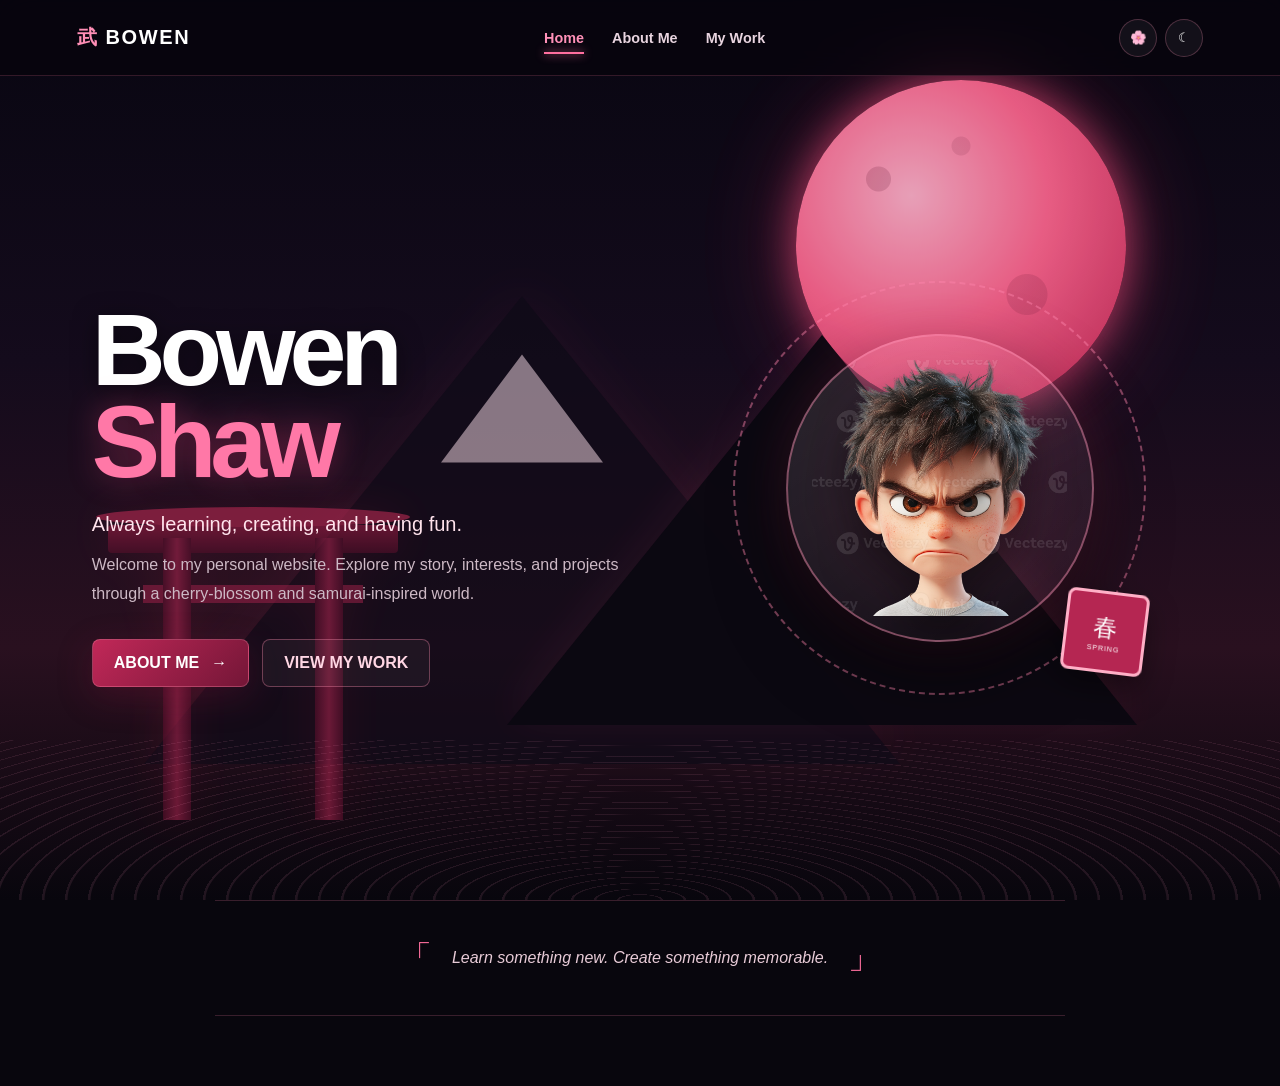
<file: index.html>
<!DOCTYPE html>
<html lang="en">

<head>
    <meta charset="UTF-8">
    <meta name="viewport" content="width=device-width, initial-scale=1.0">

    <title>Bowen Shaw</title>

    <link rel="stylesheet" href="css/style.css">
</head>

<body>

    <!-- Animated background -->
    <div class="background">
        <div class="moon"></div>

        <div class="mountain mountain-back"></div>
        <div class="mountain mountain-front"></div>

        <div class="torii">
            <div class="torii-top"></div>
            <div class="torii-middle"></div>
            <div class="torii-post left"></div>
            <div class="torii-post right"></div>
        </div>

        <div class="water"></div>
    </div>

    <!-- Falling cherry blossoms -->
    <div id="petals" aria-hidden="true"></div>


    <!-- Navigation -->
    <nav class="navbar">

        <a href="index.html" class="logo">
            武 <span>BOWEN</span>
        </a>

        <div class="nav-links">

            <a class="active" href="index.html">
                Home
            </a>

            <a href="about.html">
                About Me
            </a>

            <a href="work.html">
                My Work
            </a>

        </div>

        <div class="nav-buttons">

            <button id="petalButton" title="Toggle petals">
                🌸
            </button>

            <button id="themeButton" title="Toggle theme">
                ☾
            </button>

        </div>

    </nav>


    <!-- Hero -->
    <main class="hero">

        <div class="hero-text">

            <p class="eyebrow">
              
            </p>

            <h1>
                Bowen
                <span>Shaw</span>
            </h1>

            <p class="tagline">
                Always learning, creating, and having fun.
            </p>

            <p class="description">
                Welcome to my personal website.
                Explore my story, interests, and projects
                through a cherry-blossom and samurai-inspired world.
            </p>

            <div class="hero-buttons">

                <a href="about.html" class="main-button">
                    ABOUT ME
                    <span>→</span>
                </a>

                <a href="work.html" class="secondary-button">
                    VIEW MY WORK
                </a>

            </div>

        </div>


        <!-- Avatar -->
        <div class="avatar-area">

            <div class="sakura-ring"></div>

            <div class="avatar-card">

                <div class="avatar-glow"></div>

                <img
                    src="images/bowen_avatar.webp"
                    alt="Bowen Shaw avatar"
                >

            </div>

            <div class="japanese-seal">
                春
                <small>SPRING</small>
            </div>

        </div>

    </main>


    <!-- Quote -->
    <section class="quote">

        <span>「</span>

        <p>
            Learn something new. Create something memorable.
        </p>

        <span>」</span>

    </section>


    <script src="js/script.js"></script>

</body>
</html>
</file>
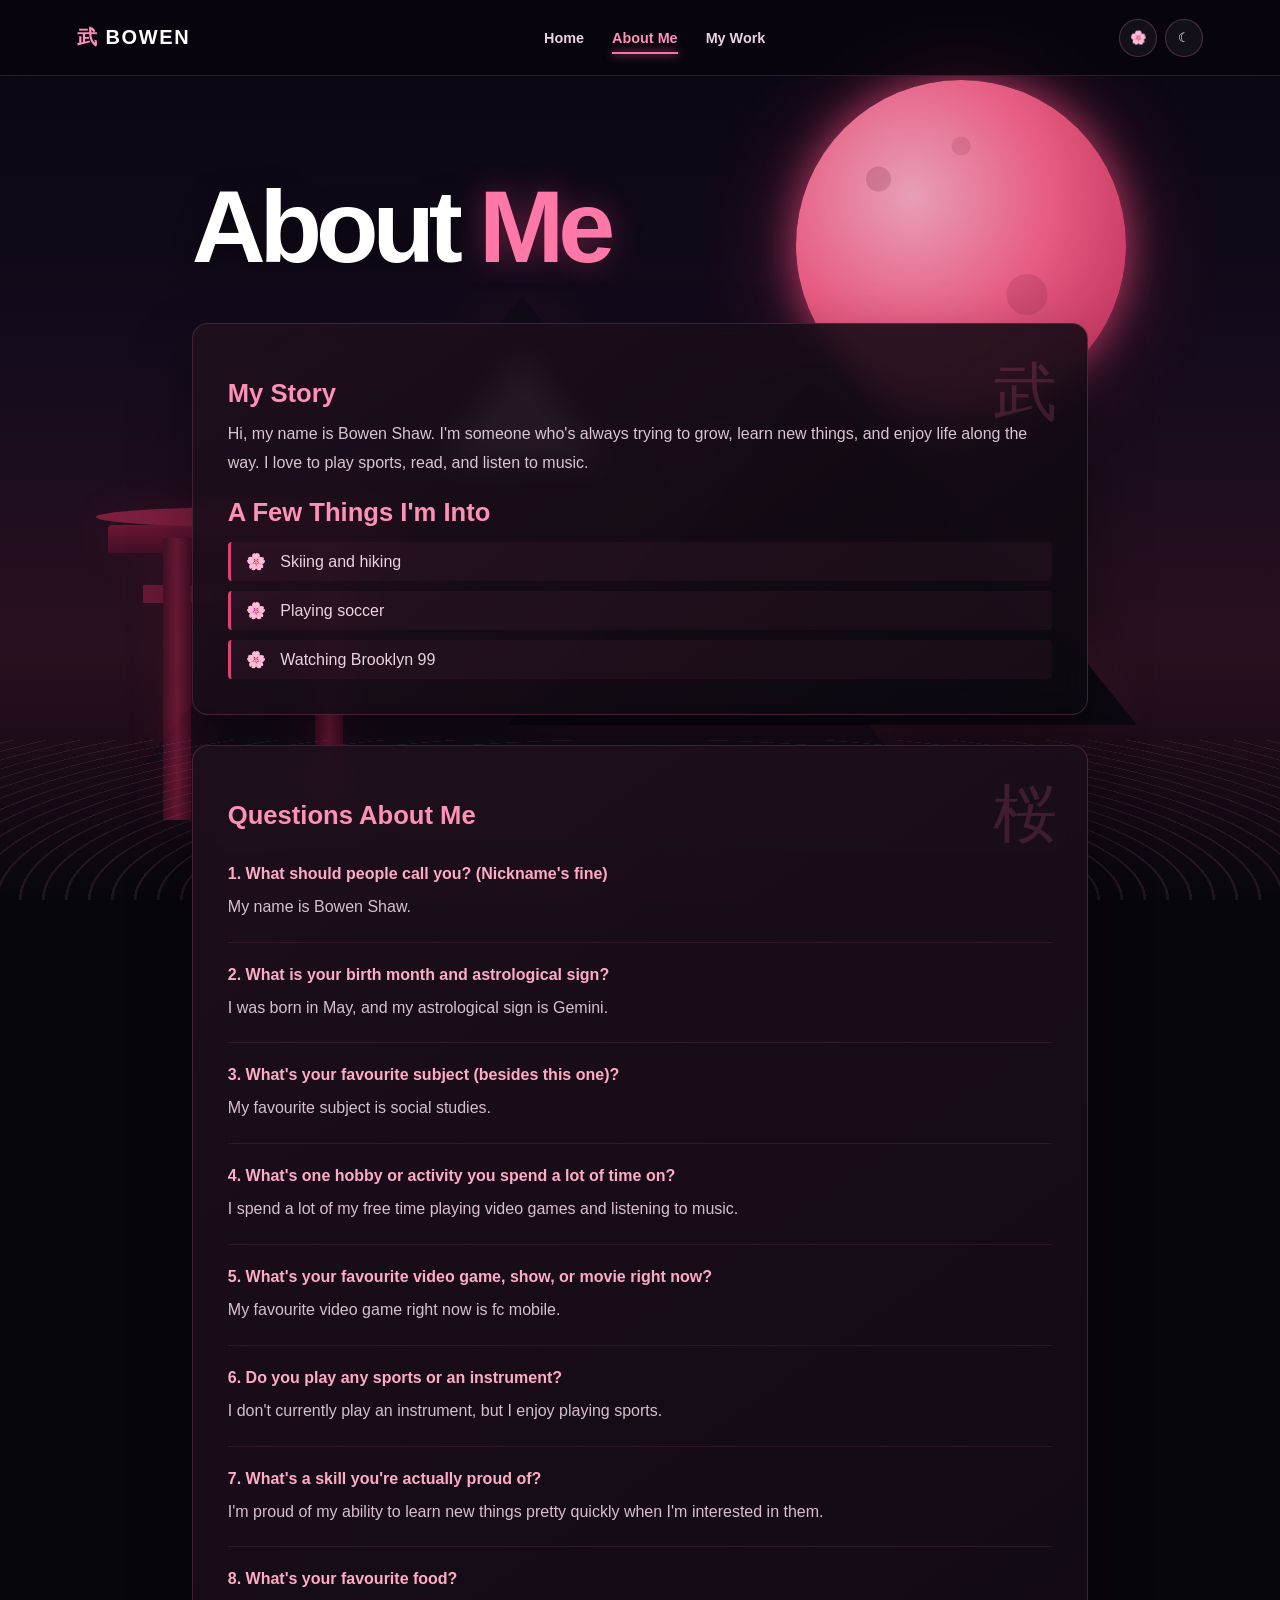
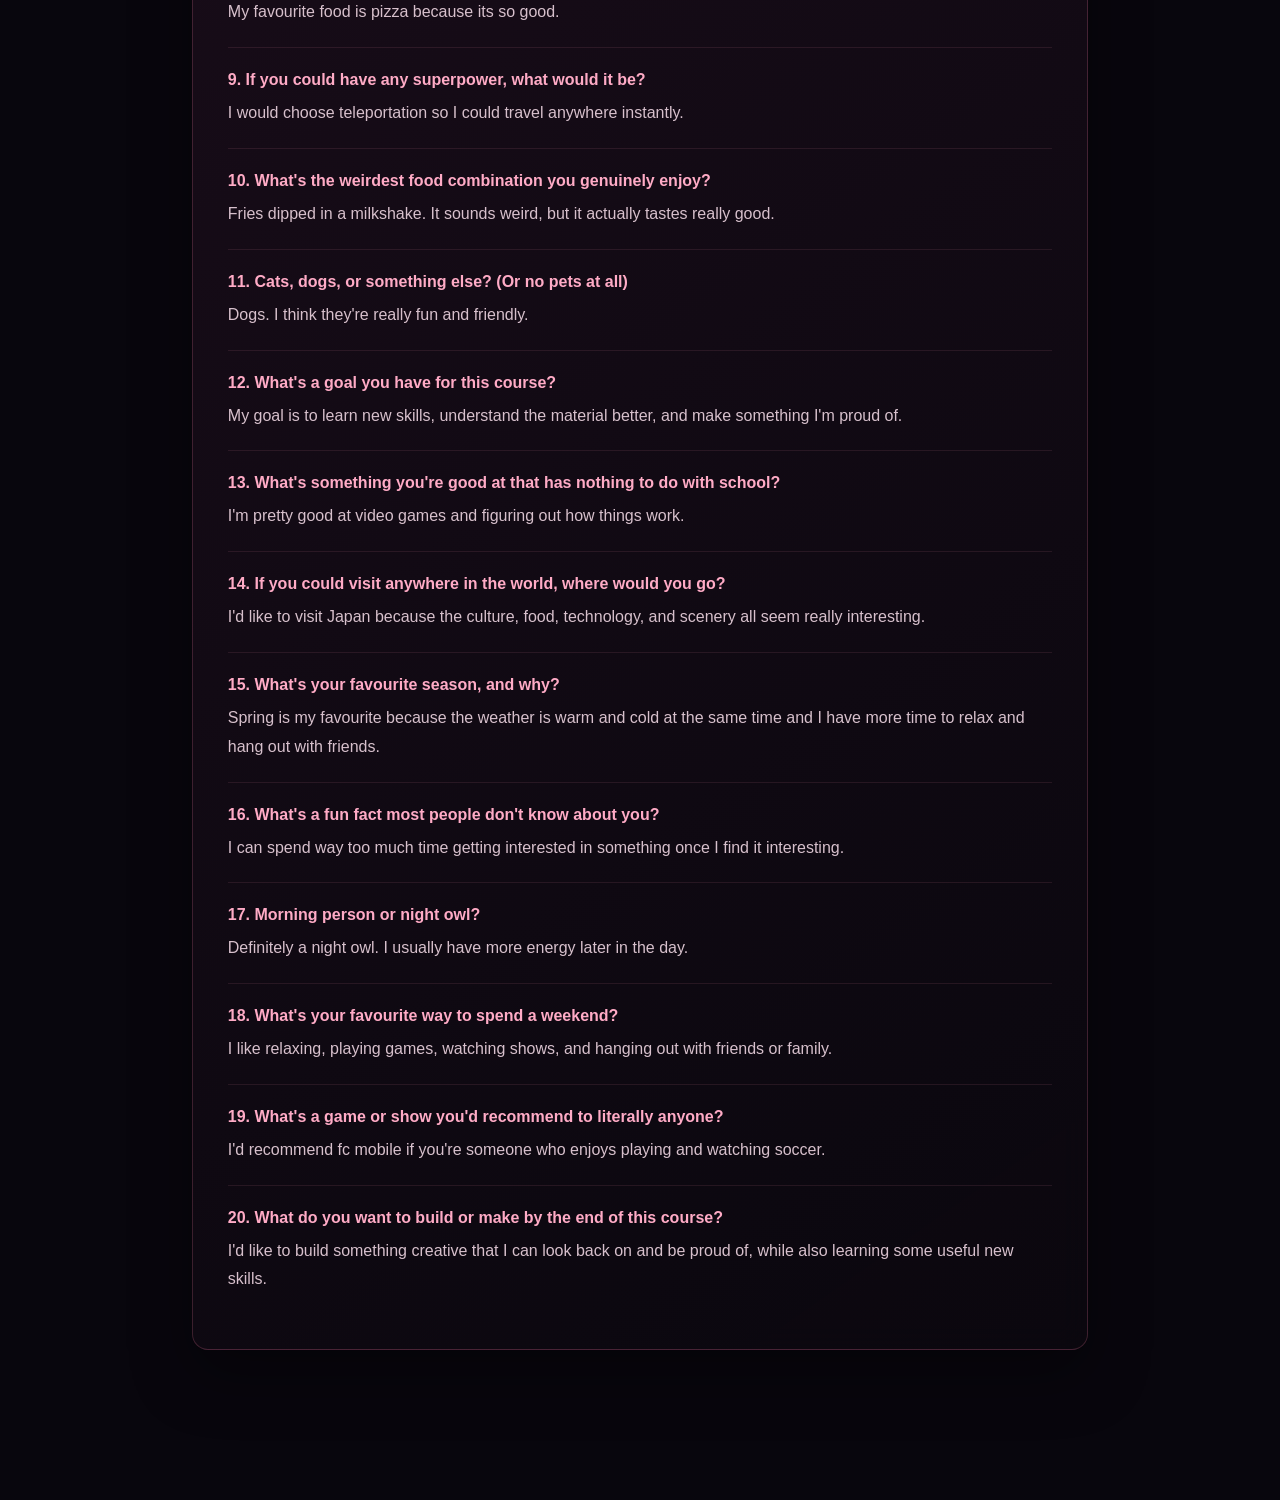
<file: about.html>
<!DOCTYPE html>
<html lang="en">

<head>

    <meta charset="UTF-8">

    <meta
        name="viewport"
        content="width=device-width, initial-scale=1.0"
    >

    <title>About Me | Bowen Shaw</title>

    <link rel="stylesheet" href="css/style.css">

</head>

<body>

    <!-- Animated background -->
    <div class="background">

        <div class="moon"></div>

        <div class="mountain mountain-back"></div>
        <div class="mountain mountain-front"></div>

        <div class="torii">
            <div class="torii-top"></div>
            <div class="torii-middle"></div>
            <div class="torii-post left"></div>
            <div class="torii-post right"></div>
        </div>

        <div class="water"></div>

    </div>


    <!-- Falling petals -->
    <div id="petals" aria-hidden="true"></div>


    <!-- Navigation -->
    <nav class="navbar">

        <a href="index.html" class="logo">
            武 <span>BOWEN</span>
        </a>

        <div class="nav-links">

            <a href="index.html">
                Home
            </a>

            <a class="active" href="about.html">
                About Me
            </a>

            <a href="work.html">
                My Work
            </a>

        </div>

        <div class="nav-buttons">

            <button id="petalButton" title="Toggle petals">
                🌸
            </button>

            <button id="themeButton" title="Toggle theme">
                ☾
            </button>

        </div>

    </nav>


    <main class="page-shell">

        <p class="eyebrow">
           
        </p>

        <h1>
            About <span>Me</span>
        </h1>


        <section class="content-card">

            <div class="card-symbol">
                武
            </div>

            <h2>
                My Story
            </h2>

            <p>
                Hi, my name is Bowen Shaw. I'm someone who's always trying to grow,
                learn new things, and enjoy life along the way. I love to play sports,
                read, and listen to music.
            </p>


            <h2>
                A Few Things I'm Into
            </h2>

            <ul class="sakura-list">

                <li>
                    Skiing and hiking
                </li>

                <li>
                    Playing soccer
                </li>

                <li>
                    Watching Brooklyn 99
                </li>

            </ul>

        </section>


        <section class="content-card questions">

            <div class="card-symbol">
                桜
            </div>

            <h2>
                Questions About Me
            </h2>


            <div class="question">

                <strong>
                    1. What should people call you? (Nickname's fine)
                </strong>

                <p>
                    My name is Bowen Shaw.
                </p>

            </div>


            <div class="question">

                <strong>
                    2. What is your birth month and astrological sign?
                </strong>

                <p>
                    I was born in May, and my astrological sign is Gemini.
                </p>

            </div>


            <div class="question">

                <strong>
                    3. What's your favourite subject (besides this one)?
                </strong>

                <p>
                    My favourite subject is social studies.
                </p>

            </div>


            <div class="question">

                <strong>
                    4. What's one hobby or activity you spend a lot of time on?
                </strong>

                <p>
                    I spend a lot of my free time playing video games and listening to music.
                </p>

            </div>


            <div class="question">

                <strong>
                    5. What's your favourite video game, show, or movie right now?
                </strong>

                <p>
                    My favourite video game right now is fc mobile.
                </p>

            </div>


            <div class="question">

                <strong>
                    6. Do you play any sports or an instrument?
                </strong>

                <p>
                    I don't currently play an instrument, but I enjoy playing sports.
                </p>

            </div>


            <div class="question">

                <strong>
                    7. What's a skill you're actually proud of?
                </strong>

                <p>
                    I'm proud of my ability to learn new things pretty quickly when I'm interested in them.
                </p>

            </div>


            <div class="question">

                <strong>
                    8. What's your favourite food?
                </strong>

                <p>
                    My favourite food is pizza because its so good.
                </p>

            </div>


            <div class="question">

                <strong>
                    9. If you could have any superpower, what would it be?
                </strong>

                <p>
                    I would choose teleportation so I could travel anywhere instantly.
                </p>

            </div>


            <div class="question">

                <strong>
                    10. What's the weirdest food combination you genuinely enjoy?
                </strong>

                <p>
                    Fries dipped in a milkshake. It sounds weird, but it actually tastes really good.
                </p>

            </div>


            <div class="question">

                <strong>
                    11. Cats, dogs, or something else? (Or no pets at all)
                </strong>

                <p>
                    Dogs. I think they're really fun and friendly.
                </p>

            </div>


            <div class="question">

                <strong>
                    12. What's a goal you have for this course?
                </strong>

                <p>
                    My goal is to learn new skills, understand the material better, and make something I'm proud of.
                </p>

            </div>


            <div class="question">

                <strong>
                    13. What's something you're good at that has nothing to do with school?
                </strong>

                <p>
                    I'm pretty good at video games and figuring out how things work.
                </p>

            </div>


            <div class="question">

                <strong>
                    14. If you could visit anywhere in the world, where would you go?
                </strong>

                <p>
                    I'd like to visit Japan because the culture, food, technology, and scenery all seem really interesting.
                </p>

            </div>


            <div class="question">

                <strong>
                    15. What's your favourite season, and why?
                </strong>

                <p>
                    Spring is my favourite because the weather is warm and cold at the same time and I have more time to relax and hang out with friends.
                </p>

            </div>


            <div class="question">

                <strong>
                    16. What's a fun fact most people don't know about you?
                </strong>

                <p>
                    I can spend way too much time getting interested in something once I find it interesting.
                </p>

            </div>


            <div class="question">

                <strong>
                    17. Morning person or night owl?
                </strong>

                <p>
                    Definitely a night owl. I usually have more energy later in the day.
                </p>

            </div>


            <div class="question">

                <strong>
                    18. What's your favourite way to spend a weekend?
                </strong>

                <p>
                    I like relaxing, playing games, watching shows, and hanging out with friends or family.
                </p>

            </div>


            <div class="question">

                <strong>
                    19. What's a game or show you'd recommend to literally anyone?
                </strong>

                <p>
                    I'd recommend fc mobile if you're someone who enjoys playing and watching soccer.
                </p>

            </div>


            <div class="question">

                <strong>
                    20. What do you want to build or make by the end of this course?
                </strong>

                <p>
                    I'd like to build something creative that I can look back on and be proud of, while also learning some useful new skills.
                </p>

            </div>

        </section>

    </main>


    <script src="js/script.js"></script>

</body>
</html>
</file>
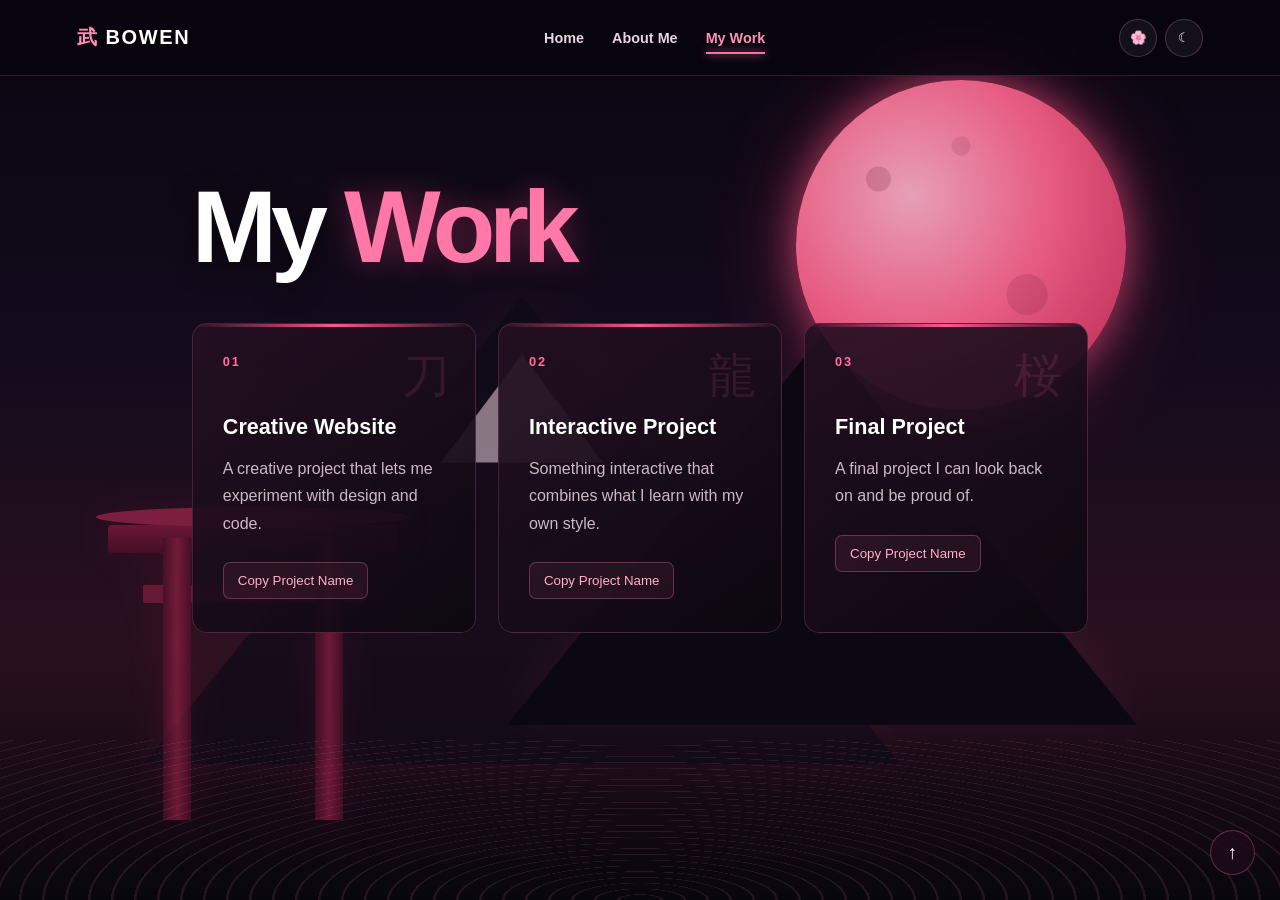
<file: work.html>
<!DOCTYPE html>
<html lang="en">

<head>

    <meta charset="UTF-8">

    <meta
        name="viewport"
        content="width=device-width, initial-scale=1.0"
    >

    <title>My Work | Bowen Shaw</title>

    <link rel="stylesheet" href="css/style.css">

</head>

<body>

    <!-- Animated background -->
    <div class="background">

        <div class="moon"></div>

        <div class="mountain mountain-back"></div>
        <div class="mountain mountain-front"></div>

        <div class="torii">
            <div class="torii-top"></div>
            <div class="torii-middle"></div>
            <div class="torii-post left"></div>
            <div class="torii-post right"></div>
        </div>

        <div class="water"></div>

    </div>


    <!-- Falling petals -->
    <div id="petals" aria-hidden="true"></div>


    <!-- Navigation -->
    <nav class="navbar">

        <a href="index.html" class="logo">
            武 <span>BOWEN</span>
        </a>

        <div class="nav-links">

            <a href="index.html">
                Home
            </a>

            <a href="about.html">
                About Me
            </a>

            <a class="active" href="work.html">
                My Work
            </a>

        </div>

        <div class="nav-buttons">

            <button id="petalButton" title="Toggle petals">
                🌸
            </button>

            <button id="themeButton" title="Toggle theme">
                ☾
            </button>

        </div>

    </nav>


    <main class="page-shell">

        <p class="eyebrow">
            
        </p>

        <h1>
            My <span>Work</span>
        </h1>


        <section class="work-grid">


            <article class="work-card">

                <div class="work-number">
                    01
                </div>

                <div class="work-icon">
                    刀
                </div>

                <h2>
                    Creative Website
                </h2>

                <p>
                    A creative project that lets me experiment with design and code.
                </p>

                <button class="copy-button" data-copy="Creative Website">
                    Copy Project Name
                </button>

            </article>


            <article class="work-card">

                <div class="work-number">
                    02
                </div>

                <div class="work-icon">
                    龍
                </div>

                <h2>
                    Interactive Project
                </h2>

                <p>
                    Something interactive that combines what I learn with my own style.
                </p>

                <button class="copy-button" data-copy="Interactive Project">
                    Copy Project Name
                </button>

            </article>


            <article class="work-card">

                <div class="work-number">
                    03
                </div>

                <div class="work-icon">
                    桜
                </div>

                <h2>
                    Final Project
                </h2>

                <p>
                    A final project I can look back on and be proud of.
                </p>

                <button class="copy-button" data-copy="Final Project">
                    Copy Project Name
                </button>

            </article>


        </section>

    </main>


    <button id="topButton" title="Back to top">
        ↑
    </button>


    <script src="js/script.js"></script>

</body>
</html>
</file>
<file: css/style.css>
/* =====================================================
   SAKURA RONIN
   BOWEN SHAW WEBSITE
   ===================================================== */


/* =========================
   RESET
   ========================= */

* {
    box-sizing: border-box;
    margin: 0;
    padding: 0;
}


html {
    scroll-behavior: smooth;
}


body {
    min-height: 100vh;

    font-family:
        "Trebuchet MS",
        Arial,
        sans-serif;

    color: #fff5fa;

    background:
        #08060d;

    overflow-x: hidden;
}


/* =========================
   JAPANESE BACKGROUND
   ========================= */

.background {
    position: fixed;

    inset: 0;

    overflow: hidden;

    pointer-events: none;

    z-index: -10;

    background:
        linear-gradient(
            180deg,
            #080611 0%,
            #140b1c 40%,
            #29101f 72%,
            #08060d 100%
        );
}


/* =========================
   RED MOON
   ========================= */

.moon {
    position: absolute;

    width: 330px;
    height: 330px;

    top: 80px;
    right: 12%;

    border-radius: 50%;

    background:
        radial-gradient(
            circle at 35% 35%,
            #ffb0c9 0%,
            #ff668f 45%,
            #c52655 100%
        );

    box-shadow:
        0 0 40px rgba(255, 82, 132, .7),
        0 0 100px rgba(255, 61, 117, .35);

    opacity: .9;
}


/* Moon texture */

.moon::after {
    content: "";

    position: absolute;

    inset: 0;

    border-radius: 50%;

    background:
        radial-gradient(
            circle at 25% 30%,
            rgba(100, 20, 50, .18) 0 12px,
            transparent 13px
        ),
        radial-gradient(
            circle at 70% 65%,
            rgba(100, 20, 50, .15) 0 20px,
            transparent 21px
        ),
        radial-gradient(
            circle at 50% 20%,
            rgba(100, 20, 50, .12) 0 9px,
            transparent 10px
        );
}


/* =========================
   MOUNTAINS
   ========================= */

.mountain {
    position: absolute;

    bottom: 110px;

    width: 0;
    height: 0;

    border-left: 420px solid transparent;
    border-right: 420px solid transparent;
    border-bottom: 520px solid #100b18;

    filter: drop-shadow(
        0 -10px 30px rgba(255, 86, 140, .08)
    );
}


.mountain-back {
    left: 8%;

    transform: scale(.9);

    opacity: .7;
}


.mountain-front {
    right: 3%;

    transform: scale(.75);

    border-bottom-color: #0b0811;

    opacity: .95;
}


/* Fuji snow */

.mountain-back::after {
    content: "";

    position: absolute;

    left: -90px;
    top: 65px;

    width: 0;
    height: 0;

    border-left: 90px solid transparent;
    border-right: 90px solid transparent;
    border-bottom: 120px solid rgba(255, 230, 239, .7);
}


/* =========================
   WATER
   ========================= */

.water {
    position: absolute;

    bottom: 0;
    left: 0;

    width: 100%;
    height: 160px;

    background:
        repeating-radial-gradient(
            ellipse at 50% 100%,
            transparent 0 20px,
            rgba(255, 150, 190, .13) 21px 23px
        );

    opacity: .8;
}


/* =========================
   TORII GATE
   ========================= */

.torii {
    position: absolute;

    bottom: 80px;
    left: 10%;

    width: 250px;
    height: 310px;

    opacity: .55;

    filter:
        drop-shadow(
            0 0 20px rgba(255, 45, 90, .15)
        );
}


.torii-top {
    position: absolute;

    top: 15px;
    left: -20px;

    width: 290px;
    height: 28px;

    background:
        linear-gradient(
            180deg,
            #a91e48,
            #5e102d
        );

    border-radius: 4px;
}


.torii-top::before {
    content: "";

    position: absolute;

    top: -18px;
    left: -12px;

    width: 314px;
    height: 20px;

    background: #c82c58;

    border-radius: 50%;
}


.torii-middle {
    position: absolute;

    top: 75px;
    left: 15px;

    width: 220px;
    height: 18px;

    background: #9e2048;
}


.torii-post {
    position: absolute;

    top: 28px;

    width: 28px;
    height: 282px;

    background:
        linear-gradient(
            90deg,
            #64102f,
            #b32652,
            #64102f
        );
}


.torii-post.left {
    left: 35px;
}


.torii-post.right {
    right: 35px;
}


/* =========================
   PETALS
   ========================= */

#petals {
    position: fixed;

    inset: 0;

    overflow: hidden;

    pointer-events: none;

    z-index: 50;
}


.petal {
    position: absolute;

    top: -30px;

    width: 14px;
    height: 10px;

    background:
        linear-gradient(
            135deg,
            #ffd1e1,
            #ff6f9f
        );

    border-radius:
        100% 0 100% 0;

    box-shadow:
        0 0 10px rgba(255, 135, 175, .65);

    animation:
        petalFall linear forwards;
}


@keyframes petalFall {

    0% {
        transform:
            translate3d(0, -40px, 0)
            rotate(0deg);

        opacity: 0;
    }

    10% {
        opacity: 1;
    }

    25% {
        transform:
            translate3d(70px, 25vh, 0)
            rotate(100deg);
    }

    50% {
        transform:
            translate3d(-80px, 50vh, 0)
            rotate(210deg);
    }

    75% {
        transform:
            translate3d(100px, 75vh, 0)
            rotate(290deg);
    }

    100% {
        transform:
            translate3d(-50px, 110vh, 0)
            rotate(420deg);

        opacity: 0;
    }
}


/* =========================
   NAVIGATION
   ========================= */

.navbar {
    position: relative;

    z-index: 100;

    width: 100%;

    min-height: 76px;

    padding:
        15px
        6%;

    display: flex;

    align-items: center;

    justify-content: space-between;

    gap: 25px;

    background:
        rgba(7, 5, 12, .75);

    border-bottom:
        1px solid
        rgba(255, 120, 165, .18);

    backdrop-filter:
        blur(18px);
}


.logo {
    color: #ff8fb6;

    text-decoration: none;

    font-size: 1.25rem;

    font-weight: 900;

    letter-spacing: .08em;

    white-space: nowrap;
}


.logo span {
    color: white;
}


.nav-links {
    display: flex;

    gap: 28px;

    align-items: center;
}


.nav-links a {
    position: relative;

    color: #e8d4df;

    text-decoration: none;

    font-size: .9rem;

    font-weight: 700;

    transition: .25s ease;
}


.nav-links a:hover {
    color: #ff91b8;
}


.nav-links a.active {
    color: #ff91b8;
}


.nav-links a.active::after {
    content: "";

    position: absolute;

    left: 0;
    right: 0;

    bottom: -8px;

    height: 2px;

    background: #ff6f9f;

    box-shadow:
        0 0 10px #ff6f9f;
}


.nav-buttons {
    display: flex;

    gap: 8px;
}


.nav-buttons button {
    width: 38px;
    height: 38px;

    border: 1px solid rgba(255, 145, 180, .25);

    border-radius: 50%;

    background:
        rgba(255, 255, 255, .05);

    color: white;

    cursor: pointer;

    transition: .25s ease;
}


.nav-buttons button:hover {
    background: #a92351;

    transform:
        translateY(-2px);

    box-shadow:
        0 0 18px rgba(255, 75, 130, .35);
}


/* =========================
   HERO
   ========================= */

.hero {
    position: relative;

    min-height:
        calc(100vh - 76px);

    max-width: 1250px;

    margin: auto;

    padding:
        70px 6%;

    display: grid;

    grid-template-columns:
        1.05fr
        .95fr;

    align-items: center;

    gap: 50px;
}


.hero-text {
    animation:
        fadeUp .8s ease both;
}


@keyframes fadeUp {

    from {
        opacity: 0;

        transform:
            translateY(25px);
    }

    to {
        opacity: 1;

        transform:
            translateY(0);
    }
}


.eyebrow {
    color: #ff8fb7;

    font-size: .75rem;

    font-weight: 900;

    letter-spacing: .25em;

    margin-bottom: 15px;
}


.hero h1,
.page-shell h1 {
    font-size:
        clamp(
            3.5rem,
            8vw,
            7rem
        );

    line-height: .9;

    letter-spacing: -.06em;

    color: white;

    text-shadow:
        0 5px 25px rgba(0, 0, 0, .5);
}


.hero h1 span,
.page-shell h1 span {
    color: #ff78a7;

    text-shadow:
        0 0 30px rgba(255, 71, 130, .35);
}


.tagline {
    margin-top: 25px;

    font-size: 1.25rem;

    color: #ffe3ec;
}


.description {
    max-width: 600px;

    margin-top: 15px;

    line-height: 1.8;

    color: #cdb9c5;
}


/* =========================
   BUTTONS
   ========================= */

.hero-buttons {
    display: flex;

    gap: 13px;

    flex-wrap: wrap;

    margin-top: 30px;
}


.main-button,
.secondary-button {
    display: inline-flex;

    align-items: center;

    gap: 12px;

    padding:
        14px
        21px;

    border-radius: 8px;

    text-decoration: none;

    font-weight: 900;

    transition: .25s ease;
}


.main-button {
    color: white;

    background:
        linear-gradient(
            135deg,
            #c12858,
            #741637
        );

    border:
        1px solid
        rgba(255, 170, 195, .25);

    box-shadow:
        0 10px 35px
        rgba(126, 21, 57, .3);
}


.main-button:hover {
    transform:
        translateY(-4px);

    box-shadow:
        0 15px 40px
        rgba(255, 60, 120, .3);
}


.secondary-button {
    color: #ffd6e4;

    border:
        1px solid
        rgba(255, 140, 175, .35);

    background:
        rgba(255, 255, 255, .04);
}


.secondary-button:hover {
    color: white;

    border-color: #ff78a7;

    background:
        rgba(255, 85, 135, .1);

    transform:
        translateY(-4px);
}


/* =========================
   AVATAR
   ========================= */

.avatar-area {
    position: relative;

    width:
        min(
            440px,
            90vw
        );

    aspect-ratio: 1;

    margin: auto;

    display: grid;

    place-items: center;

    animation:
        fadeUp 1s .15s ease both;
}


.avatar-card {
    position: relative;

    z-index: 3;

    width: 70%;

    aspect-ratio: 1;

    display: grid;

    place-items: center;

    border-radius: 50%;

    overflow: hidden;

    background:
        linear-gradient(
            145deg,
            rgba(255, 255, 255, .12),
            rgba(255, 255, 255, .025)
        );

    border:
        2px solid
        rgba(255, 145, 180, .45);

    box-shadow:
        0 30px 70px rgba(0, 0, 0, .55),
        0 0 50px rgba(255, 75, 130, .18);

    backdrop-filter:
        blur(15px);
}


.avatar-card img {
    position: relative;

    z-index: 3;

    width: 84%;

    object-fit: contain;

    filter:
        drop-shadow(
            0 20px 18px rgba(0, 0, 0, .4)
        );

    transition: .4s ease;
}


.avatar-card:hover img {
    transform:
        scale(1.06)
        rotate(2deg);
}


.avatar-glow {
    position: absolute;

    width: 65%;

    aspect-ratio: 1;

    border-radius: 50%;

    background: #ff477f;

    filter:
        blur(70px);

    opacity: .15;
}


/* =========================
   SAKURA RING
   ========================= */

.sakura-ring {
    position: absolute;

    inset: 3%;

    border:
        2px dashed
        rgba(255, 133, 174, .45);

    border-radius: 50%;

    animation:
        spin 25s linear infinite;
}


@keyframes spin {

    to {
        transform:
            rotate(360deg);
    }
}


/* =========================
   JAPANESE SEAL
   ========================= */

.japanese-seal {
    position: absolute;

    right: 3%;
    bottom: 8%;

    z-index: 10;

    width: 82px;
    height: 82px;

    display: grid;

    place-content: center;

    text-align: center;

    color: white;

    background:
        #b52652;

    border:
        3px solid
        #ffb0c7;

    border-radius: 8px;

    font-family:
        Georgia,
        serif;

    font-size: 1.5rem;

    transform:
        rotate(7deg);

    box-shadow:
        0 15px 30px
        rgba(0, 0, 0, .4);
}


.japanese-seal small {
    font-family: Arial, sans-serif;

    font-size: .45rem;

    letter-spacing: .12em;
}


/* =========================
   QUOTE
   ========================= */

.quote {
    max-width: 850px;

    margin:
        0 auto
        70px;

    padding:
        35px;

    display: flex;

    align-items: center;

    justify-content: center;

    gap: 20px;

    text-align: center;

    border-top:
        1px solid
        rgba(255, 130, 170, .2);

    border-bottom:
        1px solid
        rgba(255, 130, 170, .2);
}


.quote span {
    color: #ff6f9f;

    font-size: 2rem;
}


.quote p {
    color: #e8cbd7;

    font-style: italic;
}


/* =========================
   PAGE SHELL
   ========================= */

.page-shell {
    position: relative;

    z-index: 5;

    max-width: 1050px;

    margin: auto;

    padding:
        90px 6%
        120px;
}


.page-shell > h1 {
    margin-bottom: 50px;
}


/* =========================
   CONTENT CARDS
   ========================= */

.content-card {
    position: relative;

    margin-bottom: 30px;

    padding: 35px;

    background:
        linear-gradient(
            145deg,
            rgba(31, 15, 29, .9),
            rgba(11, 8, 15, .88)
        );

    border:
        1px solid
        rgba(255, 125, 165, .2);

    border-radius: 16px;

    box-shadow:
        0 25px 60px
        rgba(0, 0, 0, .35);

    backdrop-filter:
        blur(15px);
}


.content-card h2 {
    margin:
        20px 0
        12px;

    color: #ff91b7;

    font-size: 1.6rem;
}


.content-card p {
    color: #dbc5d0;

    line-height: 1.8;
}


.card-symbol {
    position: absolute;

    top: 25px;
    right: 30px;

    color: rgba(255, 120, 160, .16);

    font-size: 4rem;

    font-family: Georgia, serif;
}


.sakura-list {
    list-style: none;

    display: grid;

    gap: 10px;

    margin-top: 15px;
}


.sakura-list li {
    color: #ead4de;

    padding: 10px 15px;

    background:
        rgba(255, 105, 150, .05);

    border-left:
        3px solid
        #d94470;

    border-radius: 4px;
}


.sakura-list li::before {
    content: "🌸";

    margin-right: 10px;
}


/* =========================
   QUESTIONS
   ========================= */

.questions {
    padding-top: 35px;
}


.question {
    padding:
        20px 0;

    border-bottom:
        1px solid
        rgba(255, 150, 180, .1);
}


.question:last-child {
    border-bottom: none;
}


.question strong {
    display: block;

    color: #ffabc6;

    line-height: 1.5;

    margin-bottom: 7px;
}


.question p {
    color: #d7c0cc;
}


/* =========================
   WORK
   ========================= */

.work-grid {
    display: grid;

    grid-template-columns:
        repeat(
            3,
            1fr
        );

    gap: 22px;
}


.work-card {
    position: relative;

    padding: 30px;

    min-height: 310px;

    background:
        linear-gradient(
            145deg,
            rgba(37, 16, 34, .92),
            rgba(12, 8, 16, .9)
        );

    border:
        1px solid
        rgba(255, 130, 170, .2);

    border-radius: 15px;

    overflow: hidden;

    transition:
        .3s ease;
}


.work-card::before {
    content: "";

    position: absolute;

    top: 0;
    left: 0;

    width: 100%;
    height: 3px;

    background:
        linear-gradient(
            90deg,
            transparent,
            #ff5688,
            transparent
        );
}


.work-card:hover {
    transform:
        translateY(-9px);

    border-color:
        rgba(255, 120, 160, .55);

    box-shadow:
        0 25px 50px
        rgba(0, 0, 0, .4),
        0 0 30px
        rgba(255, 60, 120, .08);
}


.work-number {
    color: #ff719e;

    font-size: .8rem;

    font-weight: 900;

    letter-spacing: .15em;
}


.work-icon {
    position: absolute;

    right: 25px;
    top: 20px;

    font-size: 3rem;

    color: rgba(255, 115, 155, .12);
}


.work-card h2 {
    margin-top: 45px;

    color: #fff;

    font-size: 1.35rem;
}


.work-card p {
    margin-top: 15px;

    color: #cdb9c5;

    line-height: 1.7;
}


.copy-button {
    margin-top: 25px;

    padding:
        10px 14px;

    border:
        1px solid
        rgba(255, 130, 170, .3);

    border-radius: 7px;

    background:
        rgba(255, 100, 150, .08);

    color: #ffb0c8;

    cursor: pointer;

    transition: .25s ease;
}


.copy-button:hover {
    background:
        #a92351;

    color: white;

    transform:
        translateY(-2px);
}


/* =========================
   TOP BUTTON
   ========================= */

#topButton {
    position: fixed;

    right: 25px;
    bottom: 25px;

    width: 45px;
    height: 45px;

    z-index: 100;

    border:
        1px solid
        rgba(255, 130, 170, .3);

    border-radius: 50%;

    background:
        rgba(30, 10, 25, .85);

    color: white;

    cursor: pointer;

    font-size: 1.2rem;

    transition: .25s ease;
}


#topButton:hover {
    background: #b52652;

    transform:
        translateY(-3px);
}


/* =========================
   LIGHT MODE
   ========================= */

body.light-mode {
    color: #301522;

    background: #f8e8ee;
}


body.light-mode .background {
    background:
        linear-gradient(
            180deg,
            #f7dce5,
            #f5cbd8 45%,
            #d99aaa 100%
        );
}


body.light-mode .navbar {
    background:
        rgba(255, 245, 248, .78);

    border-color:
        rgba(120, 30, 60, .15);
}


body.light-mode .logo span {
    color: #301522;
}


body.light-mode .nav-links a {
    color: #5c3041;
}


body.light-mode .hero h1,
body.light-mode .page-shell h1 {
    color: #351521;
}


body.light-mode .tagline {
    color: #542b3c;
}


body.light-mode .description {
    color: #70495a;
}


body.light-mode .content-card,
body.light-mode .work-card {
    background:
        rgba(255, 245, 248, .82);

    border-color:
        rgba(130, 45, 75, .18);
}


body.light-mode .content-card p,
body.light-mode .question p,
body.light-mode .work-card p {
    color: #654555;
}


/* =========================
   MOBILE
   ========================= */

@media (max-width: 850px) {

    .navbar {
        flex-wrap: wrap;
    }

    .nav-links {
        order: 3;

        width: 100%;

        justify-content: center;

        padding-top: 5px;
    }


    .hero {
        grid-template-columns: 1fr;

        text-align: center;

        padding-top: 60px;
    }


    .description {
        margin-left: auto;
        margin-right: auto;
    }


    .hero-buttons {
        justify-content: center;
    }


    .work-grid {
        grid-template-columns: 1fr;
    }


    .avatar-area {
        width: 350px;
        max-width: 90vw;
    }


    .moon {
        width: 220px;
        height: 220px;

        right: -30px;
    }


    .torii {
        left: -40px;

        transform: scale(.7);

        transform-origin: bottom left;
    }

}


@media (max-width: 550px) {

    .navbar {
        padding:
            14px 18px;
    }


    .nav-links {
        gap: 15px;
    }


    .nav-links a {
        font-size: .75rem;
    }


    .hero {
        padding:
            50px 20px;
    }


    .hero h1,
    .page-shell h1 {
        font-size: 3.5rem;
    }


    .content-card {
        padding: 24px;
    }


    .page-shell {
        padding:
            65px 20px
            90px;
    }


    .quote {
        margin-left: 20px;
        margin-right: 20px;
    }

}
</file>
